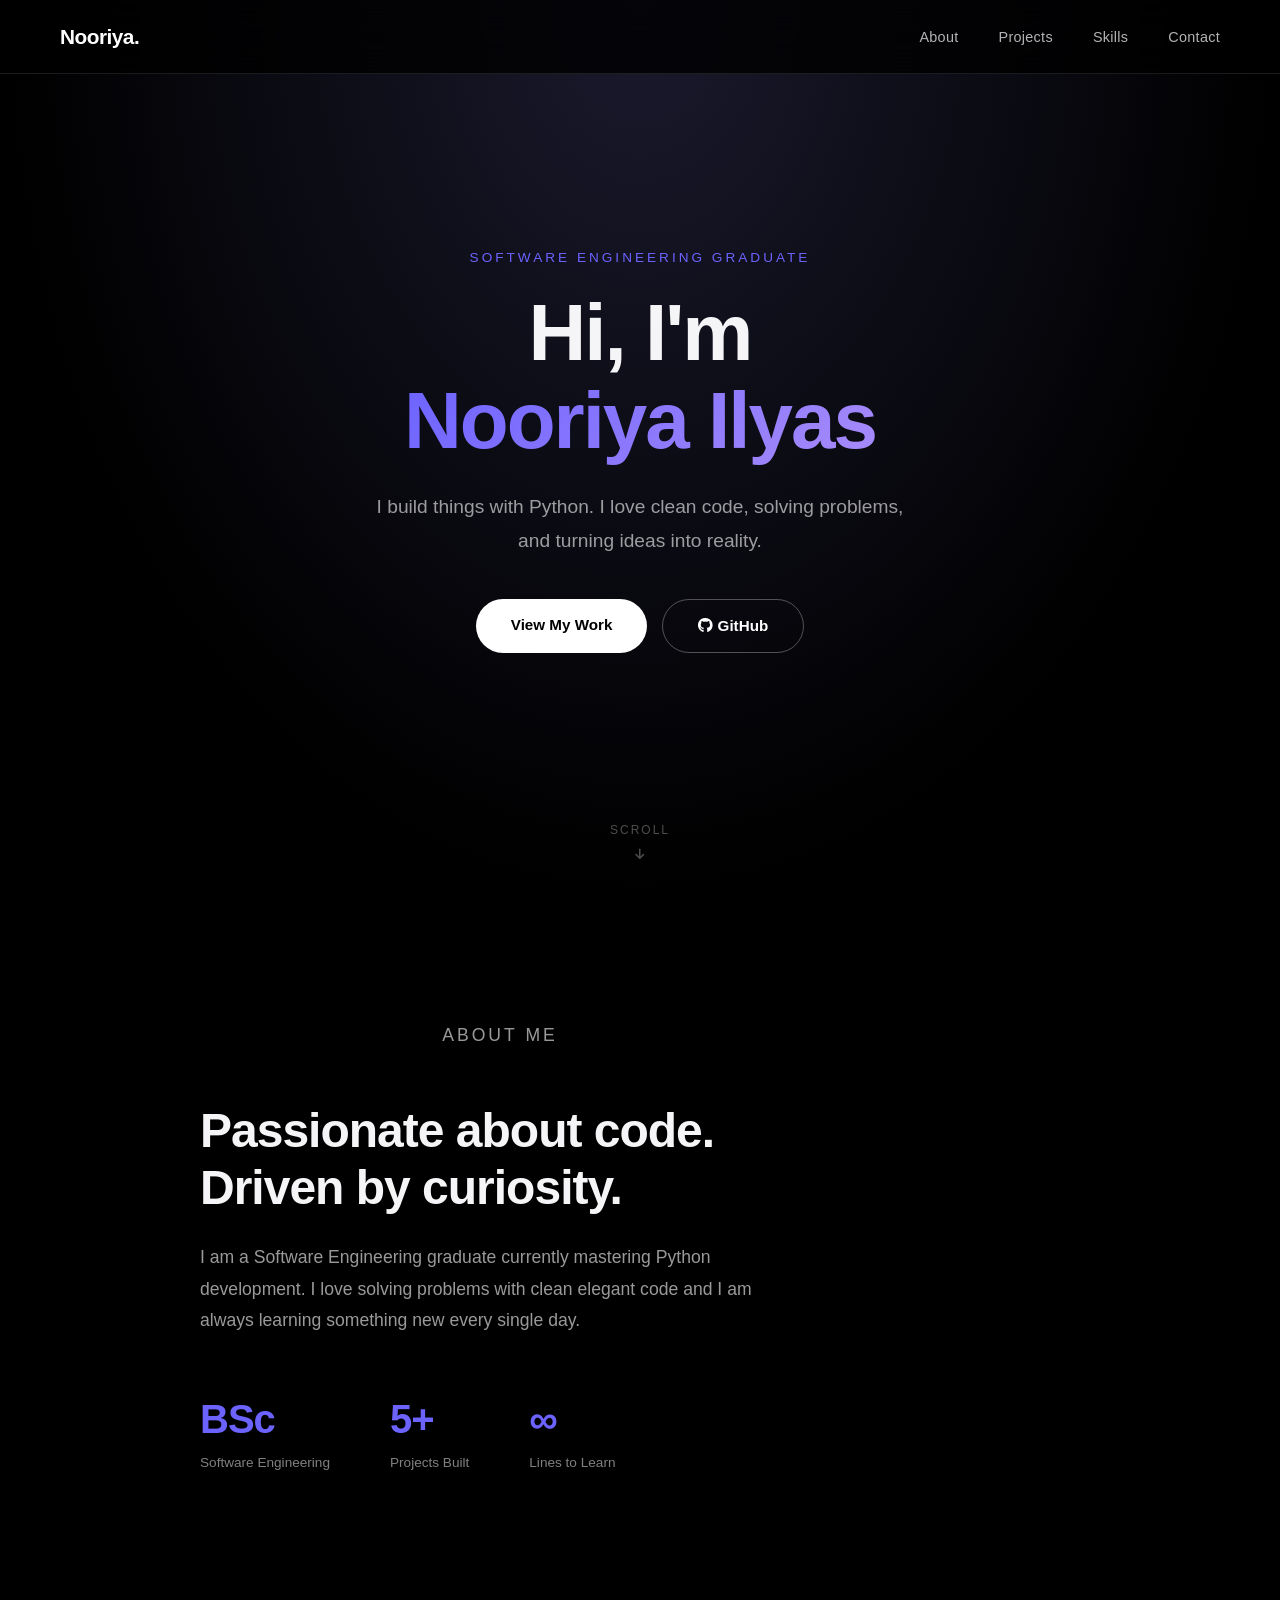
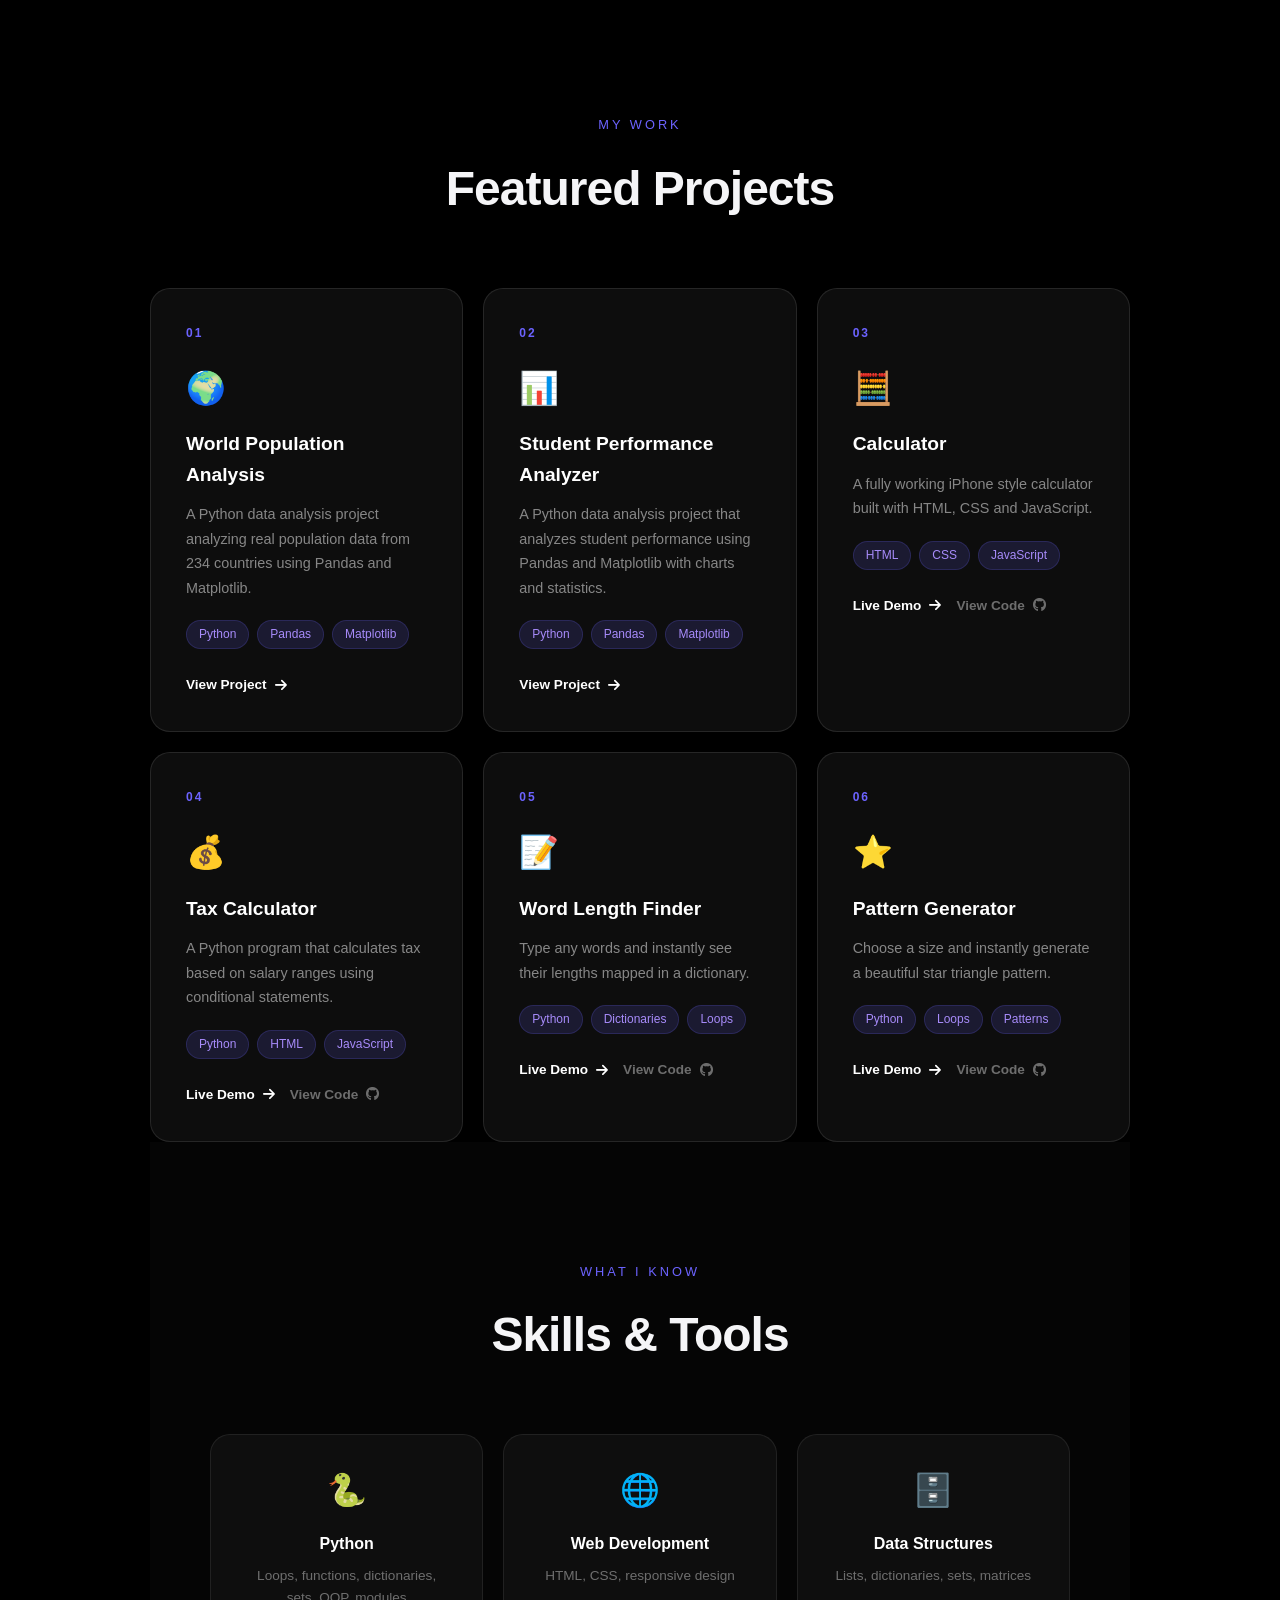
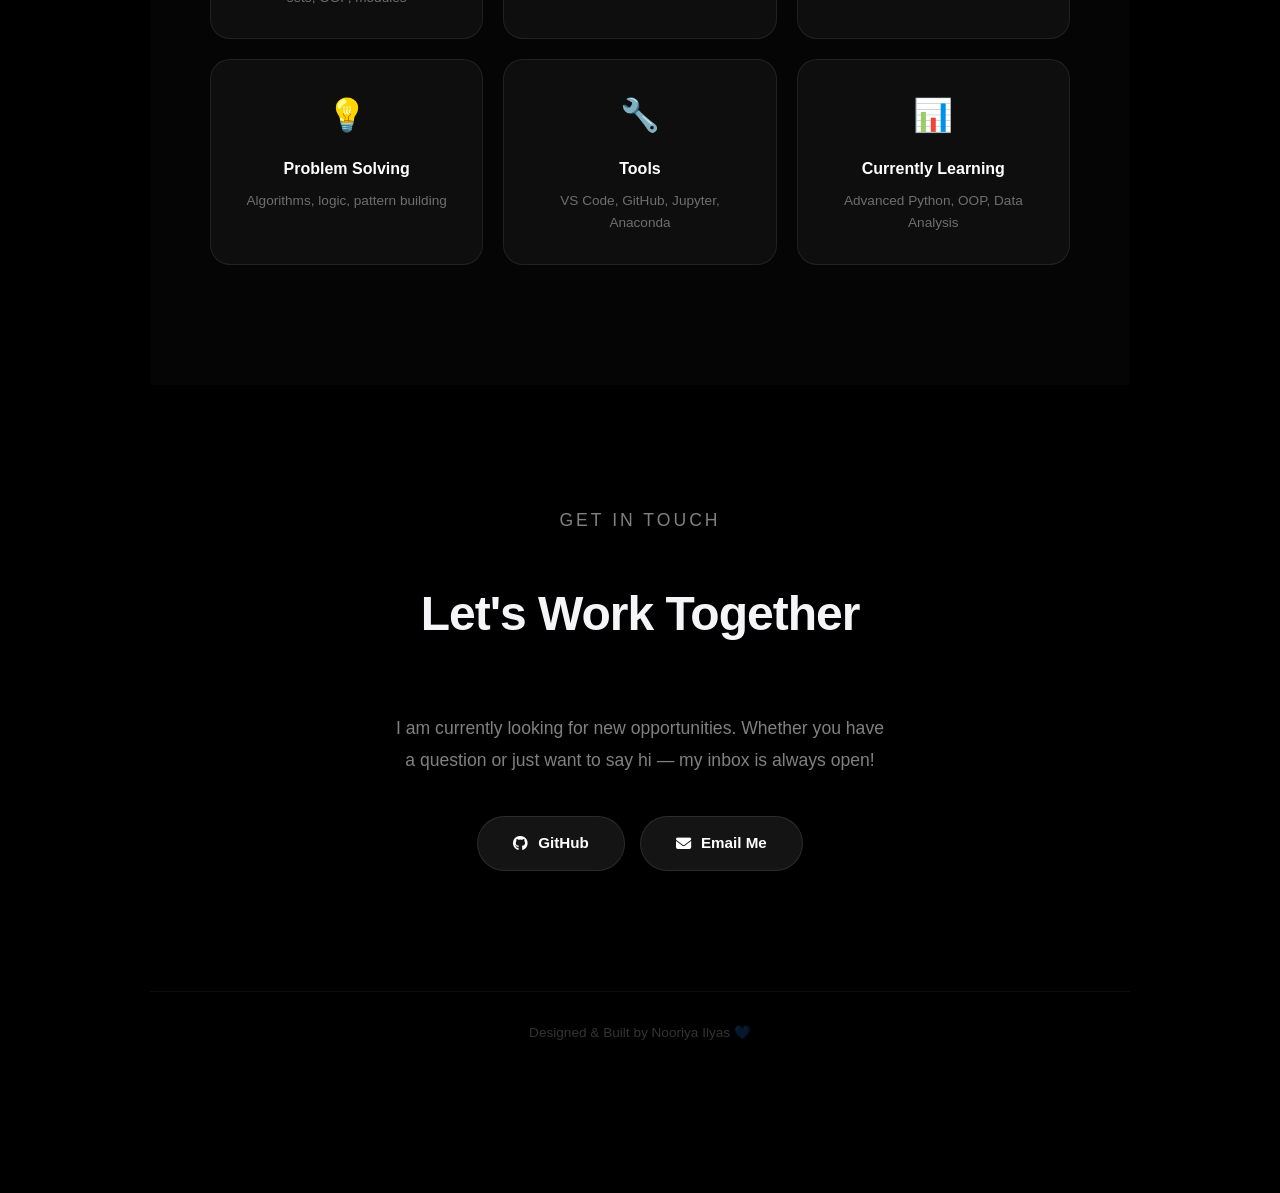
<file: index.html>
<!DOCTYPE html>
<html lang="en">
<head>
    <meta name="description" content="Nooriya Ilyas - Python Developer and Software Engineering Graduate. View my projects and skills.">
    <meta name="keywords" content="Python Developer, Software Engineer, Portfolio, Nooriya Ilyas">
    <meta name="author" content="Nooriya Ilyas">
    <meta charset="UTF-8">
    <meta name="viewport" content="width=device-width, initial-scale=1.0">
    <title>Nooriya Ilyas | Python Developer</title>
    <link rel="stylesheet" href="style.css">
    <link rel="stylesheet" href="https://cdnjs.cloudflare.com/ajax/libs/font-awesome/6.4.0/css/all.min.css">
</head>
<body>

    <!-- Navigation -->
    <nav>
        <div class="nav-name">Nooriya.</div>
        <ul>
            <li><a href="#about">About</a></li>
            <li><a href="#projects">Projects</a></li>
            <li><a href="#skills">Skills</a></li>
            <li><a href="#contact">Contact</a></li>
        </ul>
    </nav>

    <!-- Header -->
    <header>
        <div class="header-content">
            <p class="header-tag">Software Engineering Graduate</p>
            <h1>Hi, I'm <br><span>Nooriya Ilyas</span></h1>
            <p class="header-sub">I build things with Python. I love clean code, solving problems, and turning ideas into reality.</p>
            <div class="header-buttons">
                <a href="#projects" class="btn-primary">View My Work</a>
                <a href="https://github.com/nooriya20" target="_blank" class="btn-secondary">
                    <i class="fab fa-github"></i> GitHub
                </a>
            </div>
        </div>
        <div class="header-scroll">
            <span>Scroll</span>
            <i class="fas fa-arrow-down"></i>
        </div>
    </header>

    <!-- About -->
    <section id="about">
        <div class="about-content">
            <div class="about-text">
                <p class="section-tag">About Me</p>
                <h2>Passionate about code.<br>Driven by curiosity.</h2>
                <p>I am a Software Engineering graduate currently mastering Python development. I love solving problems with clean elegant code and I am always learning something new every single day.</p>
                <div class="about-stats">
                    <div class="stat">
                        <h3>BSc</h3>
                        <p>Software Engineering</p>
                    </div>
                    <div class="stat">
                        <h3>5+</h3>
                        <p>Projects Built</p>
                    </div>
                    <div class="stat">
                        <h3>∞</h3>
                        <p>Lines to Learn</p>
                    </div>
                </div>
            </div>
        </div>
    </section>

    <!-- Projects -->
    <section id="projects">
        <p class="section-tag">My Work</p>
        <h2>Featured Projects</h2>
        <div class="projects-grid">

<div class="project-card">
    <div class="project-number">01</div>
     <div class="project-icon">🌍</div>
      <h3>World Population Analysis</h3>
       <p>A Python data analysis project analyzing real population data from 234 countries using Pandas and Matplotlib.</p>
        <div class="project-tags">
        <span>Python</span>
        <span>Pandas</span>
        <span>Matplotlib</span>
    </div>
    <div class="project-buttons">
        <a href="https://github.com/Nooriya20/World_Population_2022" target="_blank" class="project-link">
            View Project <i class="fas fa-arrow-right"></i>
        </a>
    </div>
</div>        

<div class="project-card">
    <div class="project-number">02</div>
    <div class="project-icon">📊</div>
    <h3>Student Performance Analyzer</h3>
    <p>A Python data analysis project that analyzes student performance using Pandas and Matplotlib with charts and statistics.</p>
    <div class="project-tags">
        <span>Python</span>
        <span>Pandas</span>
        <span>Matplotlib</span>
    </div>
       <div class="project-buttons">
          <a href="https://github.com/Nooriya20/Student_performance_analyzer/tree/main" target="_blank" class="project-link">
            View Project <i class="fas fa-arrow-right"></i>
          </a>
        </div>
    </div>        

    <div class="project-card">
        <div class="project-number">03</div>
        <div class="project-icon">🧮</div>
        <h3>Calculator</h3>
        <p>A fully working iPhone style calculator built with HTML, CSS and JavaScript.</p>
        <div class="project-tags">
            <span>HTML</span>
            <span>CSS</span>
            <span>JavaScript</span>
        </div>
        <div class="project-buttons">
            <a href="calculator.html" class="project-link">
                Live Demo <i class="fas fa-arrow-right"></i>
            </a>
            <a href="https://github.com/Nooriya20/Iphone-style-calculator/tree/main" target="_blank" class="project-link-code">
                View Code <i class="fab fa-github"></i>
            </a>
        </div>
    </div>

    <div class="project-card">
        <div class="project-number">04</div>
        <div class="project-icon">💰</div>
        <h3>Tax Calculator</h3>
        <p>A Python program that calculates tax based on salary ranges using conditional statements.</p>
        <div class="project-tags">
            <span>Python</span>
            <span>HTML</span>
            <span>JavaScript</span>
        </div>
        <div class="project-buttons">
            <a href="tax.html" class="project-link">
                Live Demo <i class="fas fa-arrow-right"></i>
            </a>
            <a href="https://github.com/Nooriya20/Tax-Calculator" target="_blank" class="project-link-code">
                View Code <i class="fab fa-github"></i>
            </a>
        </div>
    </div>

    <div class="project-card">
        <div class="project-number">05</div>
        <div class="project-icon">📝</div>
        <h3>Word Length Finder</h3>
        <p>Type any words and instantly see their lengths mapped in a dictionary.</p>
        <div class="project-tags">
            <span>Python</span>
            <span>Dictionaries</span>
            <span>Loops</span>
        </div>
        <div class="project-buttons">
            <a href="wordlength.html" class="project-link">
                Live Demo <i class="fas fa-arrow-right"></i>
            </a>
            <a href="https://github.com/Nooriya20/Word-length-counter" target="_blank" class="project-link-code">
                View Code <i class="fab fa-github"></i>
            </a>
        </div>
    </div>

    <div class="project-card">
        <div class="project-number">06</div>
        <div class="project-icon">⭐</div>
        <h3>Pattern Generator</h3>
        <p>Choose a size and instantly generate a beautiful star triangle pattern.</p>
        <div class="project-tags">
            <span>Python</span>
            <span>Loops</span>
            <span>Patterns</span>
        </div>
        <div class="project-buttons">
            <a href="pattern.html" class="project-link">
                Live Demo <i class="fas fa-arrow-right"></i>
            </a>
             <a href="https://github.com/Nooriya20/Pattern_generator" target="_blank" class="project-link-code">                View Code <i class="fab fa-github"></i>
            </a>
        </div>
    </div>

</div>

    <!-- Skills -->
    <section id="skills">
        <p class="section-tag">What I Know</p>
        <h2>Skills & Tools</h2>
        <div class="skills-grid">
            <div class="skill-card">
                <div class="skill-icon">🐍</div>
                <h3>Python</h3>
                <p>Loops, functions, dictionaries, sets, OOP, modules</p>
            </div>
            <div class="skill-card">
                <div class="skill-icon">🌐</div>
                <h3>Web Development</h3>
                <p>HTML, CSS, responsive design</p>
            </div>
            <div class="skill-card">
                <div class="skill-icon">🗄️</div>
                <h3>Data Structures</h3>
                <p>Lists, dictionaries, sets, matrices</p>
            </div>
            <div class="skill-card">
                <div class="skill-icon">💡</div>
                <h3>Problem Solving</h3>
                <p>Algorithms, logic, pattern building</p>
            </div>
            <div class="skill-card">
                <div class="skill-icon">🔧</div>
                <h3>Tools</h3>
                <p>VS Code, GitHub, Jupyter, Anaconda</p>
            </div>
            <div class="skill-card">
                <div class="skill-icon">📊</div>
                <h3>Currently Learning</h3>
                <p>Advanced Python, OOP, Data Analysis</p>
            </div>
        </div>
    </section>

    <!-- Contact -->
    <section id="contact">
        <div class="contact-content">
            <p class="section-tag">Get In Touch</p>
            <h2>Let's Work Together</h2>
            <p>I am currently looking for new opportunities. Whether you have a question or just want to say hi — my inbox is always open!</p>
            <div class="contact-links">
                <a href="https://github.com/nooriya20" target="_blank">
                    <i class="fab fa-github"></i> GitHub
                </a>
                <a href="mailto:nooriya.ilyas17@gmail.com">
                    <i class="fas fa-envelope"></i> Email Me
                </a>
            </div>
        </div>
    </section>

    <footer>
        <p>Designed & Built by Nooriya Ilyas 💙</p>
    </footer>

</body>
</html>
</file>
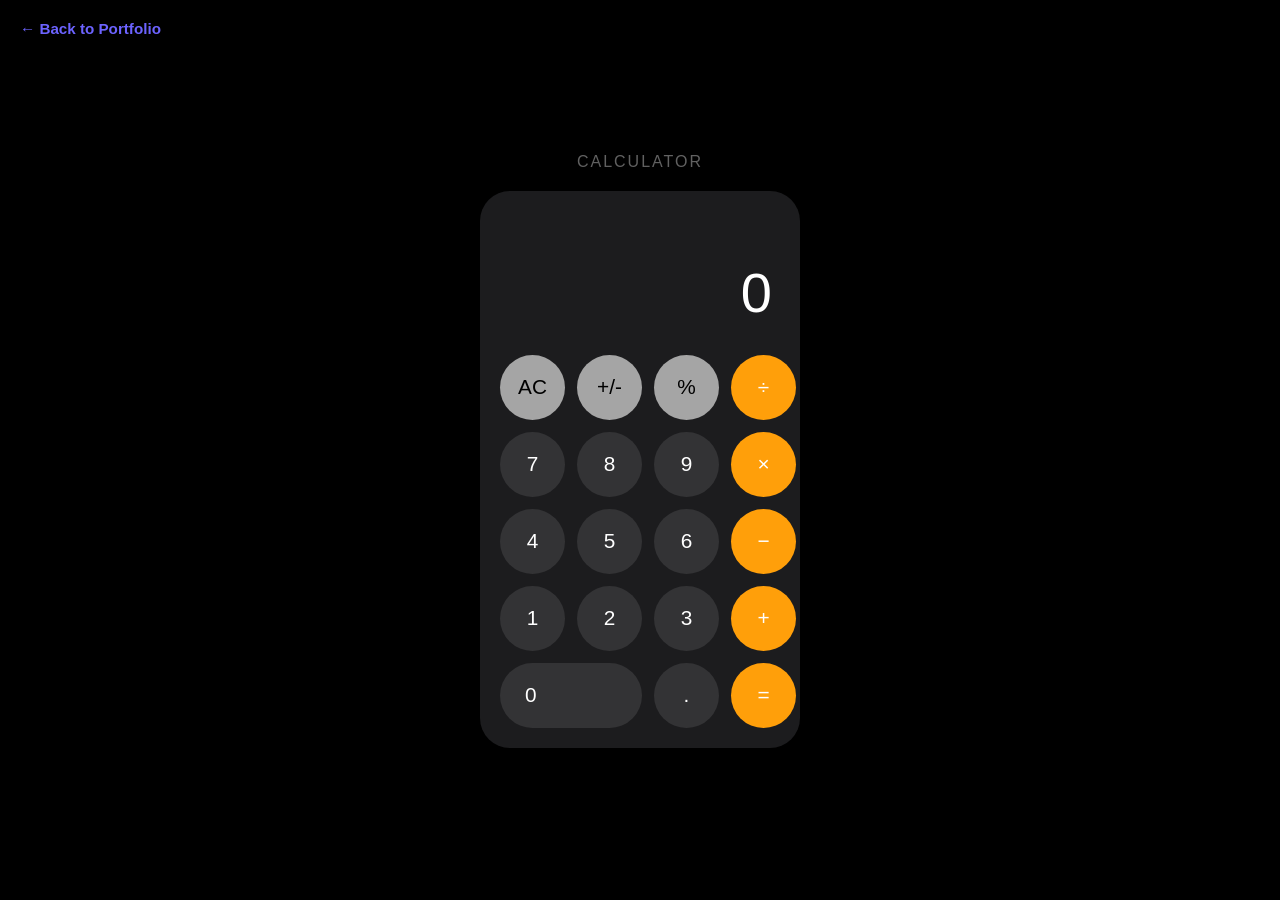
<file: calculator.html>
<!DOCTYPE html>
<html lang="en">
<head>
    <meta charset="UTF-8">
    <meta name="viewport" content="width=device-width, initial-scale=1.0">
    <title>Calculator | Nooriya Ilyas</title>
    <style>
        * {
            margin: 0;
            padding: 0;
            box-sizing: border-box;
        }

        body {
            background: #000;
            display: flex;
            flex-direction: column;
            align-items: center;
            justify-content: center;
            min-height: 100vh;
            font-family: -apple-system, BlinkMacSystemFont, sans-serif;
        }

        .back-btn {
            position: fixed;
            top: 20px;
            left: 20px;
            color: #6c63ff;
            text-decoration: none;
            font-size: 0.95rem;
            font-weight: 600;
            display: flex;
            align-items: center;
            gap: 5px;
        }

        .back-btn:hover {
            color: #a78bfa;
        }

        h1 {
            color: white;
            font-size: 1rem;
            font-weight: 400;
            margin-bottom: 20px;
            color: rgba(255,255,255,0.4);
            letter-spacing: 2px;
            text-transform: uppercase;
        }

        .calculator {
            background: #1c1c1e;
            border-radius: 30px;
            padding: 20px;
            width: 320px;
            box-shadow: 0 30px 80px rgba(0,0,0,0.8);
        }

        .display {
            text-align: right;
            padding: 20px 10px;
            margin-bottom: 10px;
        }

        .display .expression {
            color: rgba(255,255,255,0.4);
            font-size: 1rem;
            min-height: 24px;
            margin-bottom: 5px;
        }

        .display .result {
            color: white;
            font-size: 3.5rem;
            font-weight: 300;
            letter-spacing: -2px;
            overflow: hidden;
            text-overflow: ellipsis;
            white-space: nowrap;
        }

        .buttons {
            display: grid;
            grid-template-columns: repeat(4, 1fr);
            gap: 12px;
        }

        button {
            border: none;
            border-radius: 50%;
            width: 65px;
            height: 65px;
            font-size: 1.3rem;
            cursor: pointer;
            transition: all 0.1s;
            font-family: -apple-system, BlinkMacSystemFont, sans-serif;
        }

        button:active {
            transform: scale(0.93);
        }

        .btn-gray {
            background: #a5a5a5;
            color: black;
            font-weight: 500;
        }

        .btn-gray:hover {
            background: #c0c0c0;
        }

        .btn-dark {
            background: #333335;
            color: white;
        }

        .btn-dark:hover {
            background: #4a4a4c;
        }

        .btn-orange {
            background: #ff9f0a;
            color: white;
        }

        .btn-orange:hover {
            background: #ffb340;
        }

        .btn-zero {
            grid-column: span 2;
            border-radius: 35px;
            text-align: left;
            padding-left: 25px;
            width: 100%;
        }
    </style>
</head>
<body>

    <a href="index.html" class="back-btn">← Back to Portfolio</a>

    <h1>Calculator</h1>

    <div class="calculator">
        <div class="display">
            <div class="expression" id="expression"></div>
            <div class="result" id="result">0</div>
        </div>
        <div class="buttons">
            <button class="btn-gray" onclick="clearAll()">AC</button>
            <button class="btn-gray" onclick="toggleSign()">+/-</button>
            <button class="btn-gray" onclick="percentage()">%</button>
            <button class="btn-orange" onclick="setOperator('/')">÷</button>

            <button class="btn-dark" onclick="appendNumber('7')">7</button>
            <button class="btn-dark" onclick="appendNumber('8')">8</button>
            <button class="btn-dark" onclick="appendNumber('9')">9</button>
            <button class="btn-orange" onclick="setOperator('*')">×</button>

            <button class="btn-dark" onclick="appendNumber('4')">4</button>
            <button class="btn-dark" onclick="appendNumber('5')">5</button>
            <button class="btn-dark" onclick="appendNumber('6')">6</button>
            <button class="btn-orange" onclick="setOperator('-')">−</button>

            <button class="btn-dark" onclick="appendNumber('1')">1</button>
            <button class="btn-dark" onclick="appendNumber('2')">2</button>
            <button class="btn-dark" onclick="appendNumber('3')">3</button>
            <button class="btn-orange" onclick="setOperator('+')">+</button>

            <button class="btn-dark btn-zero" onclick="appendNumber('0')">0</button>
            <button class="btn-dark" onclick="appendDecimal()">.</button>
            <button class="btn-orange" onclick="calculate()">=</button>
        </div>
    </div>

    <script>
        let currentNumber = '0';
        let previousNumber = '';
        let operator = '';
        let shouldResetDisplay = false;

        function updateDisplay(value) {
            document.getElementById('result').textContent = value;
        }

        function updateExpression(value) {
            document.getElementById('expression').textContent = value;
        }

        function appendNumber(num) {
            if (shouldResetDisplay) {
                currentNumber = num;
                shouldResetDisplay = false;
            } else {
                currentNumber = currentNumber === '0' ? num : currentNumber + num;
            }
            updateDisplay(currentNumber);
        }

        function appendDecimal() {
            if (!currentNumber.includes('.')) {
                currentNumber += '.';
                updateDisplay(currentNumber);
            }
        }

        function setOperator(op) {
            previousNumber = currentNumber;
            operator = op;
            shouldResetDisplay = true;
            const symbols = {'+':'+', '-':'−', '*':'×', '/':'÷'};
            updateExpression(previousNumber + ' ' + symbols[op]);
        }

        function calculate() {
            if (!operator || !previousNumber) return;
            const prev = parseFloat(previousNumber);
            const curr = parseFloat(currentNumber);
            let result;
            switch(operator) {
                case '+': result = prev + curr; break;
                case '-': result = prev - curr; break;
                case '*': result = prev * curr; break;
                case '/': result = curr === 0 ? 'Error' : prev / curr; break;
            }
            updateExpression(previousNumber + ' ' + operator + ' ' + currentNumber + ' =');
            currentNumber = result.toString();
            updateDisplay(currentNumber);
            operator = '';
            shouldResetDisplay = true;
        }

        function clearAll() {
            currentNumber = '0';
            previousNumber = '';
            operator = '';
            shouldResetDisplay = false;
            updateDisplay('0');
            updateExpression('');
        }

        function toggleSign() {
            currentNumber = (parseFloat(currentNumber) * -1).toString();
            updateDisplay(currentNumber);
        }

        function percentage() {
            currentNumber = (parseFloat(currentNumber) / 100).toString();
            updateDisplay(currentNumber);
        }
    </script>

</body>
</html>
</file>
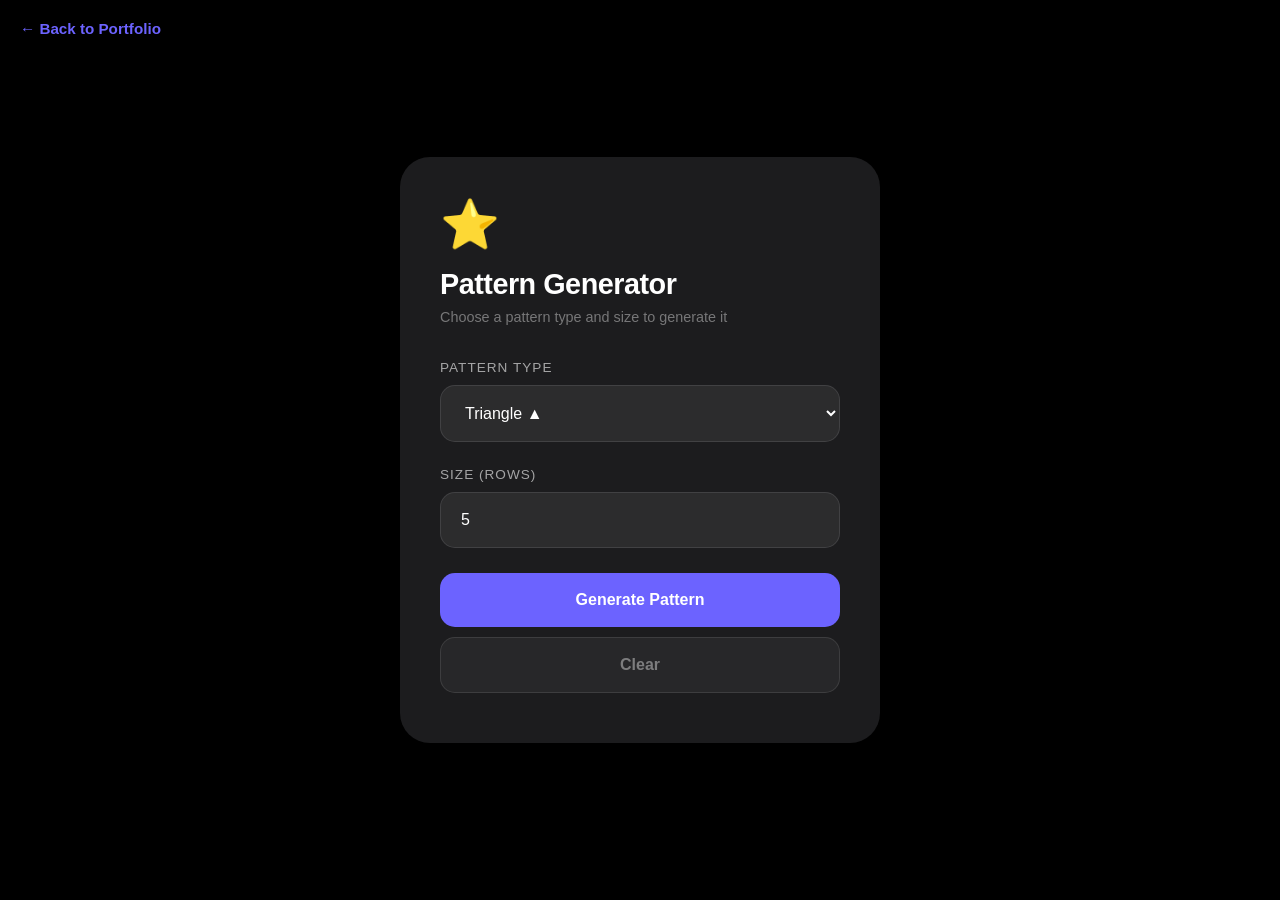
<file: pattern.html>
<!DOCTYPE html>
<html lang="en">
<head>
    <meta charset="UTF-8">
    <meta name="viewport" content="width=device-width, initial-scale=1.0">
    <title>Pattern Generator | Nooriya Ilyas</title>
    <style>
        * {
            margin: 0;
            padding: 0;
            box-sizing: border-box;
        }

        body {
            background: #000;
            display: flex;
            flex-direction: column;
            align-items: center;
            justify-content: center;
            min-height: 100vh;
            font-family: -apple-system, BlinkMacSystemFont, sans-serif;
            padding: 20px;
        }

        .back-btn {
            position: fixed;
            top: 20px;
            left: 20px;
            color: #6c63ff;
            text-decoration: none;
            font-size: 0.95rem;
            font-weight: 600;
        }

        .back-btn:hover {
            color: #a78bfa;
        }

        .card {
            background: #1c1c1e;
            border-radius: 30px;
            padding: 40px;
            width: 100%;
            max-width: 480px;
            box-shadow: 0 30px 80px rgba(0,0,0,0.8);
        }

        .icon {
            font-size: 3rem;
            margin-bottom: 15px;
        }

        h1 {
            color: white;
            font-size: 1.8rem;
            font-weight: 700;
            margin-bottom: 8px;
            letter-spacing: -0.5px;
        }

        .subtitle {
            color: rgba(255,255,255,0.4);
            font-size: 0.9rem;
            margin-bottom: 35px;
        }

        label {
            color: rgba(255,255,255,0.6);
            font-size: 0.85rem;
            letter-spacing: 1px;
            text-transform: uppercase;
            display: block;
            margin-bottom: 10px;
        }

        select, input {
            width: 100%;
            background: rgba(255,255,255,0.07);
            border: 1px solid rgba(255,255,255,0.1);
            border-radius: 15px;
            padding: 18px 20px;
            color: white;
            font-size: 1rem;
            margin-bottom: 25px;
            outline: none;
            transition: border 0.3s;
            font-family: -apple-system, BlinkMacSystemFont, sans-serif;
            cursor: pointer;
        }

        select:focus, input:focus {
            border-color: #6c63ff;
        }

        select option {
            background: #1c1c1e;
            color: white;
        }

        button {
            width: 100%;
            background: #6c63ff;
            color: white;
            border: none;
            border-radius: 15px;
            padding: 18px;
            font-size: 1rem;
            font-weight: 600;
            cursor: pointer;
            transition: all 0.3s;
            font-family: -apple-system, BlinkMacSystemFont, sans-serif;
            margin-bottom: 10px;
        }

        button:hover {
            background: #a78bfa;
            transform: translateY(-2px);
        }

        .clear-btn {
            background: rgba(255,255,255,0.05);
            color: rgba(255,255,255,0.4);
            border: 1px solid rgba(255,255,255,0.1);
        }

        .clear-btn:hover {
            background: rgba(255,255,255,0.1);
            color: white;
        }

        .output {
            margin-top: 25px;
            background: rgba(255,255,255,0.03);
            border: 1px solid rgba(255,255,255,0.08);
            border-radius: 20px;
            padding: 25px;
            display: none;
        }

        .output.show {
            display: block;
        }

        .output-title {
            color: rgba(255,255,255,0.4);
            font-size: 0.8rem;
            letter-spacing: 2px;
            text-transform: uppercase;
            margin-bottom: 15px;
        }

        .pattern-display {
            font-family: monospace;
            font-size: 1.2rem;
            line-height: 1.6;
            color: #a78bfa;
            text-align: center;
            letter-spacing: 3px;
        }

        .pattern-line {
            animation: fadeIn 0.1s ease forwards;
            opacity: 0;
        }

        @keyframes fadeIn {
            to { opacity: 1; }
        }
    </style>
</head>
<body>

    <a href="index.html" class="back-btn">← Back to Portfolio</a>

    <div class="card">
        <div class="icon">⭐</div>
        <h1>Pattern Generator</h1>
        <p class="subtitle">Choose a pattern type and size to generate it</p>

        <label>Pattern Type</label>
        <select id="patternType">
            <option value="triangle">Triangle ▲</option>
            <option value="pyramid">Pyramid △</option>
            <option value="diamond">Diamond ◆</option>
            <option value="square">Square ■</option>
            <option value="reverse">Reverse Triangle ▽</option>
        </select>

        <label>Size (rows)</label>
        <input type="number" id="size" value="5" min="1" max="15" />

        <button onclick="generatePattern()">Generate Pattern</button>
        <button class="clear-btn" onclick="clearPattern()">Clear</button>

        <div class="output" id="output">
            <p class="output-title">Your Pattern</p>
            <div class="pattern-display" id="patternDisplay"></div>
        </div>
    </div>

    <script>
        function generatePattern() {
            const type = document.getElementById('patternType').value;
            const size = parseInt(document.getElementById('size').value);

            if (!size || size < 1 || size > 15) {
                alert('Please enter a size between 1 and 15!');
                return;
            }

            let lines = [];

            if (type === 'triangle') {
                for (let i = 1; i <= size; i++) {
                    lines.push('★'.repeat(i));
                }
            } else if (type === 'pyramid') {
                for (let i = 1; i <= size; i++) {
                    const spaces = ' '.repeat(size - i);
                    const stars = '★'.repeat(2 * i - 1);
                    lines.push(spaces + stars);
                }
            } else if (type === 'diamond') {
                for (let i = 1; i <= size; i++) {
                    const spaces = ' '.repeat(size - i);
                    const stars = '★'.repeat(2 * i - 1);
                    lines.push(spaces + stars);
                }
                for (let i = size - 1; i >= 1; i--) {
                    const spaces = ' '.repeat(size - i);
                    const stars = '★'.repeat(2 * i - 1);
                    lines.push(spaces + stars);
                }
            } else if (type === 'square') {
                for (let i = 0; i < size; i++) {
                    lines.push('★'.repeat(size));
                }
            } else if (type === 'reverse') {
                for (let i = size; i >= 1; i--) {
                    const spaces = ' '.repeat(size - i);
                    lines.push(spaces + '★'.repeat(i));
                }
            }

            const display = document.getElementById('patternDisplay');
            display.innerHTML = '';

            lines.forEach((line, index) => {
                const div = document.createElement('div');
                div.className = 'pattern-line';
                div.textContent = line;
                div.style.animationDelay = `${index * 0.05}s`;
                display.appendChild(div);
            });

            document.getElementById('output').classList.add('show');
        }

        function clearPattern() {
            document.getElementById('patternDisplay').innerHTML = '';
            document.getElementById('output').classList.remove('show');
            document.getElementById('size').value = '5';
        }
    </script>

</body>
</html>
</file>
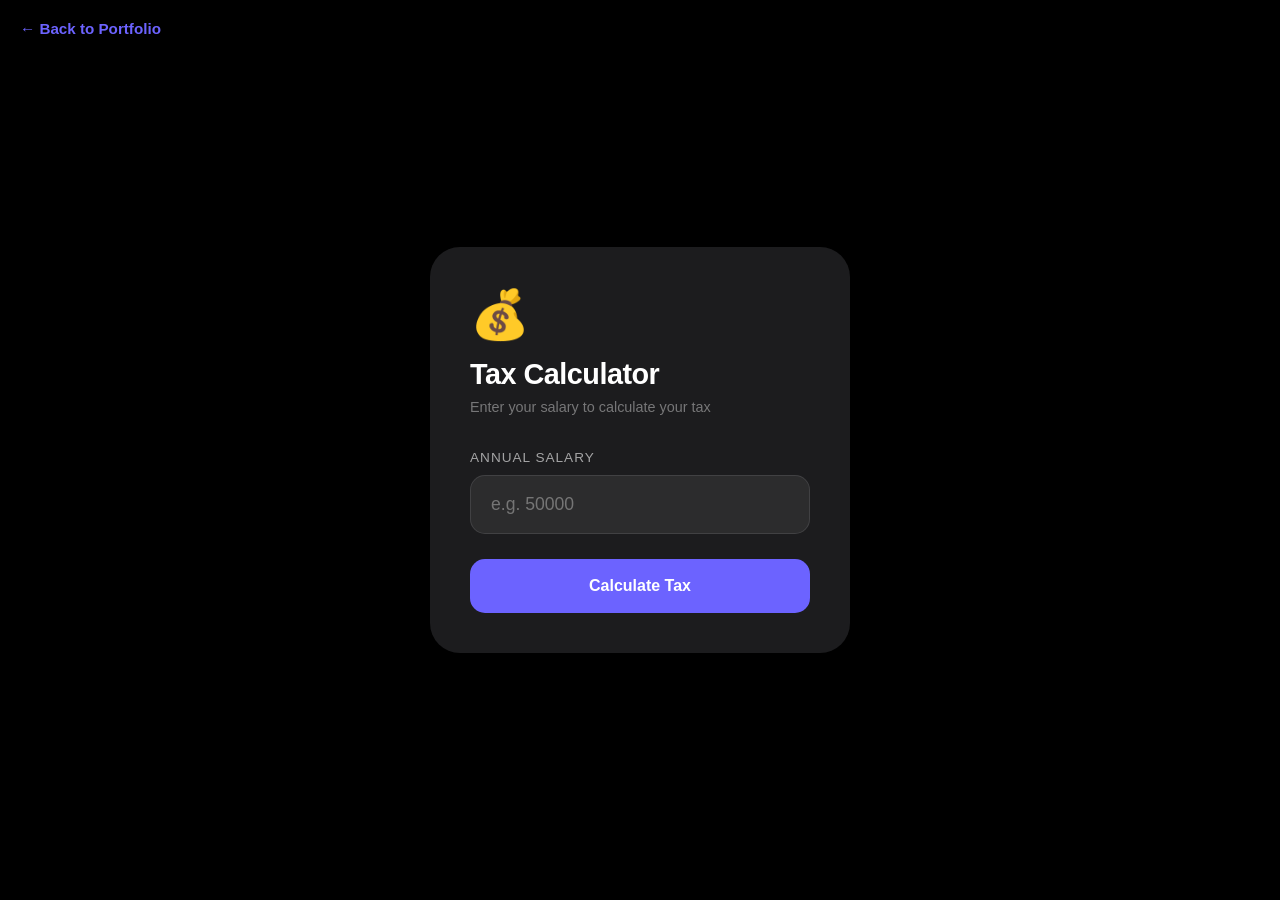
<file: tax.html>
<!DOCTYPE html>
<html lang="en">
<head>
    <meta charset="UTF-8">
    <meta name="viewport" content="width=device-width, initial-scale=1.0">
    <title>Tax Calculator | Nooriya Ilyas</title>
    <style>
        * {
            margin: 0;
            padding: 0;
            box-sizing: border-box;
        }

        body {
            background: #000;
            display: flex;
            flex-direction: column;
            align-items: center;
            justify-content: center;
            min-height: 100vh;
            font-family: -apple-system, BlinkMacSystemFont, sans-serif;
            padding: 20px;
        }

        .back-btn {
            position: fixed;
            top: 20px;
            left: 20px;
            color: #6c63ff;
            text-decoration: none;
            font-size: 0.95rem;
            font-weight: 600;
        }

        .back-btn:hover {
            color: #a78bfa;
        }

        .card {
            background: #1c1c1e;
            border-radius: 30px;
            padding: 40px;
            width: 100%;
            max-width: 420px;
            box-shadow: 0 30px 80px rgba(0,0,0,0.8);
        }

        .icon {
            font-size: 3rem;
            margin-bottom: 15px;
        }

        h1 {
            color: white;
            font-size: 1.8rem;
            font-weight: 700;
            margin-bottom: 8px;
            letter-spacing: -0.5px;
        }

        .subtitle {
            color: rgba(255,255,255,0.4);
            font-size: 0.9rem;
            margin-bottom: 35px;
        }

        label {
            color: rgba(255,255,255,0.6);
            font-size: 0.85rem;
            letter-spacing: 1px;
            text-transform: uppercase;
            display: block;
            margin-bottom: 10px;
        }

        input {
            width: 100%;
            background: rgba(255,255,255,0.07);
            border: 1px solid rgba(255,255,255,0.1);
            border-radius: 15px;
            padding: 18px 20px;
            color: white;
            font-size: 1.1rem;
            margin-bottom: 25px;
            outline: none;
            transition: border 0.3s;
            font-family: -apple-system, BlinkMacSystemFont, sans-serif;
        }

        input:focus {
            border-color: #6c63ff;
        }

        button {
            width: 100%;
            background: #6c63ff;
            color: white;
            border: none;
            border-radius: 15px;
            padding: 18px;
            font-size: 1rem;
            font-weight: 600;
            cursor: pointer;
            transition: all 0.3s;
            font-family: -apple-system, BlinkMacSystemFont, sans-serif;
        }

        button:hover {
            background: #a78bfa;
            transform: translateY(-2px);
        }

        .result {
            margin-top: 25px;
            background: rgba(108,99,255,0.1);
            border: 1px solid rgba(108,99,255,0.2);
            border-radius: 20px;
            padding: 25px;
            display: none;
        }

        .result.show {
            display: block;
        }

        .result-row {
            display: flex;
            justify-content: space-between;
            align-items: center;
            padding: 10px 0;
            border-bottom: 1px solid rgba(255,255,255,0.05);
        }

        .result-row:last-child {
            border-bottom: none;
            padding-top: 15px;
        }

        .result-label {
            color: rgba(255,255,255,0.5);
            font-size: 0.9rem;
        }

        .result-value {
            color: white;
            font-size: 0.95rem;
            font-weight: 600;
        }

        .result-total {
            color: #a78bfa;
            font-size: 1.3rem;
            font-weight: 700;
        }

        .tax-badge {
            display: inline-block;
            background: rgba(108,99,255,0.2);
            color: #a78bfa;
            padding: 4px 12px;
            border-radius: 20px;
            font-size: 0.8rem;
            font-weight: 600;
            margin-bottom: 20px;
        }
    </style>
</head>
<body>

    <a href="index.html" class="back-btn">← Back to Portfolio</a>

    <div class="card">
        <div class="icon">💰</div>
        <h1>Tax Calculator</h1>
        <p class="subtitle">Enter your salary to calculate your tax</p>

        <label>Annual Salary</label>
        <input type="number" id="salary" placeholder="e.g. 50000" />

        <button onclick="calculateTax()">Calculate Tax</button>

        <div class="result" id="result">
            <div class="tax-badge" id="taxBadge">Tax Rate: 0%</div>
            <div class="result-row">
                <span class="result-label">Gross Salary</span>
                <span class="result-value" id="grossSalary"></span>
            </div>
            <div class="result-row">
                <span class="result-label">Tax Rate</span>
                <span class="result-value" id="taxRate"></span>
            </div>
            <div class="result-row">
                <span class="result-label">Tax Amount</span>
                <span class="result-value" id="taxAmount"></span>
            </div>
            <div class="result-row">
                <span class="result-label">Net Salary</span>
                <span class="result-total" id="netSalary"></span>
            </div>
        </div>
    </div>

    <script>
        function calculateTax() {
            const salary = parseFloat(document.getElementById('salary').value);

            if (!salary || salary <= 0) {
                alert('Please enter a valid salary!');
                return;
            }

            let taxRate;
            let taxRateLabel;

            if (salary < 30000) {
                taxRate = 0.05;
                taxRateLabel = '5%';
            } else if (salary <= 70000) {
                taxRate = 0.15;
                taxRateLabel = '15%';
            } else {
                taxRate = 0.25;
                taxRateLabel = '25%';
            }

            const taxAmount = salary * taxRate;
            const netSalary = salary - taxAmount;

            document.getElementById('taxBadge').textContent = 'Tax Rate: ' + taxRateLabel;
            document.getElementById('grossSalary').textContent = '$' + salary.toLocaleString();
            document.getElementById('taxRate').textContent = taxRateLabel;
            document.getElementById('taxAmount').textContent = '$' + taxAmount.toLocaleString();
            document.getElementById('netSalary').textContent = '$' + netSalary.toLocaleString();

            document.getElementById('result').classList.add('show');
        }

        document.getElementById('salary').addEventListener('keypress', function(e) {
            if (e.key === 'Enter') calculateTax();
        });
    </script>

</body>
</html>
</file>
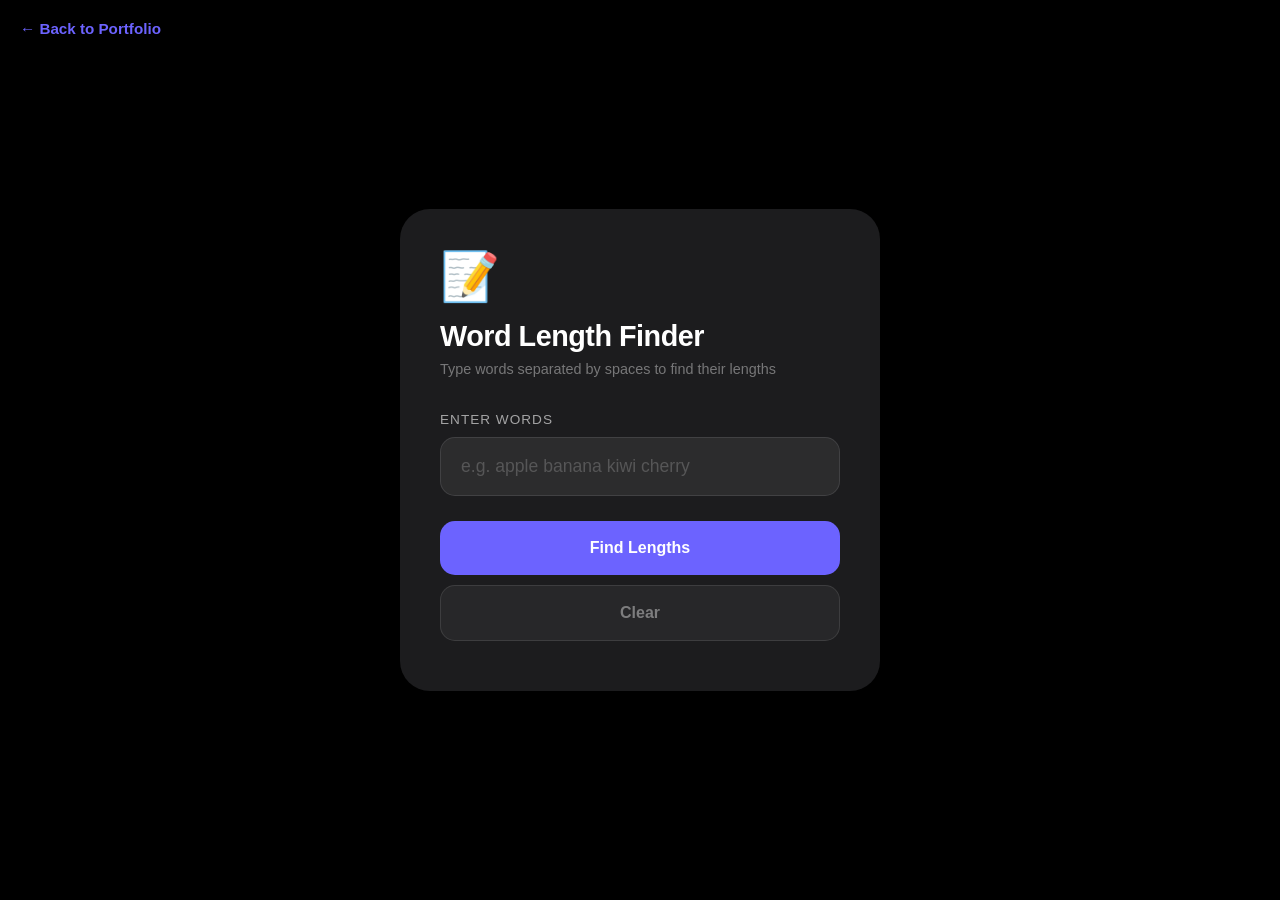
<file: wordlength.html>
<!DOCTYPE html>
<html lang="en">
<head>
    <meta charset="UTF-8">
    <meta name="viewport" content="width=device-width, initial-scale=1.0">
    <title>Word Length Finder | Nooriya Ilyas</title>
    <style>
        * {
            margin: 0;
            padding: 0;
            box-sizing: border-box;
        }

        body {
            background: #000;
            display: flex;
            flex-direction: column;
            align-items: center;
            justify-content: center;
            min-height: 100vh;
            font-family: -apple-system, BlinkMacSystemFont, sans-serif;
            padding: 20px;
        }

        .back-btn {
            position: fixed;
            top: 20px;
            left: 20px;
            color: #6c63ff;
            text-decoration: none;
            font-size: 0.95rem;
            font-weight: 600;
        }

        .back-btn:hover {
            color: #a78bfa;
        }

        .card {
            background: #1c1c1e;
            border-radius: 30px;
            padding: 40px;
            width: 100%;
            max-width: 480px;
            box-shadow: 0 30px 80px rgba(0,0,0,0.8);
        }

        .icon {
            font-size: 3rem;
            margin-bottom: 15px;
        }

        h1 {
            color: white;
            font-size: 1.8rem;
            font-weight: 700;
            margin-bottom: 8px;
            letter-spacing: -0.5px;
        }

        .subtitle {
            color: rgba(255,255,255,0.4);
            font-size: 0.9rem;
            margin-bottom: 35px;
        }

        label {
            color: rgba(255,255,255,0.6);
            font-size: 0.85rem;
            letter-spacing: 1px;
            text-transform: uppercase;
            display: block;
            margin-bottom: 10px;
        }

        input {
            width: 100%;
            background: rgba(255,255,255,0.07);
            border: 1px solid rgba(255,255,255,0.1);
            border-radius: 15px;
            padding: 18px 20px;
            color: white;
            font-size: 1.1rem;
            margin-bottom: 25px;
            outline: none;
            transition: border 0.3s;
            font-family: -apple-system, BlinkMacSystemFont, sans-serif;
        }

        input:focus {
            border-color: #6c63ff;
        }

        input::placeholder {
            color: rgba(255,255,255,0.2);
        }

        button {
            width: 100%;
            background: #6c63ff;
            color: white;
            border: none;
            border-radius: 15px;
            padding: 18px;
            font-size: 1rem;
            font-weight: 600;
            cursor: pointer;
            transition: all 0.3s;
            font-family: -apple-system, BlinkMacSystemFont, sans-serif;
            margin-bottom: 10px;
        }

        button:hover {
            background: #a78bfa;
            transform: translateY(-2px);
        }

        .clear-btn {
            background: rgba(255,255,255,0.05);
            color: rgba(255,255,255,0.4);
            border: 1px solid rgba(255,255,255,0.1);
        }

        .clear-btn:hover {
            background: rgba(255,255,255,0.1);
            color: white;
        }

        .results {
            margin-top: 25px;
            display: none;
        }

        .results.show {
            display: block;
        }

        .results-title {
            color: rgba(255,255,255,0.4);
            font-size: 0.8rem;
            letter-spacing: 2px;
            text-transform: uppercase;
            margin-bottom: 15px;
        }

        .word-item {
            display: flex;
            justify-content: space-between;
            align-items: center;
            background: rgba(255,255,255,0.05);
            border: 1px solid rgba(255,255,255,0.08);
            border-radius: 12px;
            padding: 15px 20px;
            margin-bottom: 10px;
            animation: fadeIn 0.3s ease;
        }

        @keyframes fadeIn {
            from { opacity: 0; transform: translateY(10px); }
            to { opacity: 1; transform: translateY(0); }
        }

        .word-name {
            color: white;
            font-size: 1rem;
            font-weight: 500;
        }

        .word-length {
            background: rgba(108,99,255,0.2);
            color: #a78bfa;
            padding: 5px 15px;
            border-radius: 20px;
            font-size: 0.85rem;
            font-weight: 600;
        }

        .summary {
            margin-top: 15px;
            padding: 15px 20px;
            background: rgba(108,99,255,0.1);
            border: 1px solid rgba(108,99,255,0.2);
            border-radius: 12px;
            color: rgba(255,255,255,0.5);
            font-size: 0.85rem;
            text-align: center;
        }

        .summary span {
            color: #a78bfa;
            font-weight: 600;
        }
    </style>
</head>
<body>

    <a href="index.html" class="back-btn">← Back to Portfolio</a>

    <div class="card">
        <div class="icon">📝</div>
        <h1>Word Length Finder</h1>
        <p class="subtitle">Type words separated by spaces to find their lengths</p>

        <label>Enter Words</label>
        <input type="text" id="wordInput" placeholder="e.g. apple banana kiwi cherry" />

        <button onclick="findLengths()">Find Lengths</button>
        <button class="clear-btn" onclick="clearAll()">Clear</button>

        <div class="results" id="results">
            <p class="results-title">Results</p>
            <div id="wordList"></div>
            <div class="summary" id="summary"></div>
        </div>
    </div>

    <script>
        function findLengths() {
            const input = document.getElementById('wordInput').value.trim();

            if (!input) {
                alert('Please enter at least one word!');
                return;
            }

            const words = input.split(' ').filter(word => word !== '');
            const wordList = document.getElementById('wordList');
            const results = document.getElementById('results');
            const summary = document.getElementById('summary');

            wordList.innerHTML = '';

            // This is the dictionary mapping words to lengths
            const wordLengths = {};
            words.forEach(word => {
                wordLengths[word] = word.length;
            });

            // Display each word and its length
            for (const [word, length] of Object.entries(wordLengths)) {
                const item = document.createElement('div');
                item.className = 'word-item';
                item.innerHTML = `
                    <span class="word-name">${word}</span>
                    <span class="word-length">${length} letters</span>
                `;
                wordList.appendChild(item);
            }

            const longestWord = words.reduce((a, b) => a.length > b.length ? a : b);
            const shortestWord = words.reduce((a, b) => a.length < b.length ? a : b);

            summary.innerHTML = `
                <span>${words.length}</span> words analyzed • 
                Longest: <span>${longestWord}</span> • 
                Shortest: <span>${shortestWord}</span>
            `;

            results.classList.add('show');
        }

        function clearAll() {
            document.getElementById('wordInput').value = '';
            document.getElementById('wordList').innerHTML = '';
            document.getElementById('results').classList.remove('show');
        }

        document.getElementById('wordInput').addEventListener('keypress', function(e) {
            if (e.key === 'Enter') findLengths();
        });
    </script>

</body>
</html>
</file>
<file: style.css>
* {
    margin: 0;
    padding: 0;
    box-sizing: border-box;
}

body {
    font-family: -apple-system, BlinkMacSystemFont, 'Segoe UI', Roboto, sans-serif;
    background: #000;
    color: #f5f5f7;
    line-height: 1.6;
}

/* Navigation */
nav {
    position: fixed;
    top: 0;
    width: 100%;
    background: rgba(0, 0, 0, 0.8);
    backdrop-filter: blur(20px);
    padding: 20px 60px;
    display: flex;
    justify-content: space-between;
    align-items: center;
    z-index: 100;
    border-bottom: 1px solid rgba(255,255,255,0.1);
}

.nav-name {
    font-size: 1.3rem;
    font-weight: 700;
    color: white;
    letter-spacing: -0.5px;
}

nav ul {
    list-style: none;
    display: flex;
    gap: 40px;
}

nav ul a {
    text-decoration: none;
    color: rgba(255,255,255,0.7);
    font-size: 0.9rem;
    transition: color 0.3s;
    letter-spacing: 0.3px;
}

nav ul a:hover {
    color: white;
}

/* Header */
header {
    min-height: 100vh;
    display: flex;
    flex-direction: column;
    align-items: center;
    justify-content: center;
    text-align: center;
    background: radial-gradient(ellipse at top, #1a1a2e 0%, #000 70%);
    padding: 20px;
    position: relative;
}

.header-tag {
    font-size: 0.85rem;
    letter-spacing: 3px;
    text-transform: uppercase;
    color: #6c63ff;
    margin-bottom: 20px;
}

.header-content h1 {
    font-size: 5rem;
    font-weight: 800;
    line-height: 1.1;
    letter-spacing: -2px;
    margin-bottom: 25px;
}

.header-content h1 span {
    background: linear-gradient(135deg, #6c63ff, #a78bfa);
    -webkit-background-clip: text;
    -webkit-text-fill-color: transparent;
}

.header-sub {
    font-size: 1.2rem;
    color: rgba(255,255,255,0.6);
    max-width: 550px;
    margin: 0 auto 40px;
    line-height: 1.8;
}

.header-buttons {
    display: flex;
    gap: 15px;
    justify-content: center;
}

.btn-primary {
    background: white;
    color: black;
    padding: 14px 35px;
    border-radius: 30px;
    text-decoration: none;
    font-weight: 600;
    font-size: 0.95rem;
    transition: all 0.3s;
}

.btn-primary:hover {
    background: #f0eeff;
    transform: translateY(-2px);
}

.btn-secondary {
    background: transparent;
    color: white;
    padding: 14px 35px;
    border-radius: 30px;
    text-decoration: none;
    font-weight: 600;
    font-size: 0.95rem;
    border: 1px solid rgba(255,255,255,0.3);
    transition: all 0.3s;
}

.btn-secondary:hover {
    border-color: white;
    transform: translateY(-2px);
}

.header-scroll {
    position: absolute;
    bottom: 40px;
    display: flex;
    flex-direction: column;
    align-items: center;
    gap: 8px;
    color: rgba(255,255,255,0.3);
    font-size: 0.75rem;
    letter-spacing: 2px;
    text-transform: uppercase;
    animation: bounce 2s infinite;
}

@keyframes bounce {
    0%, 100% { transform: translateY(0); }
    50% { transform: translateY(8px); }
}

/* Section Tags */
.section-tag {
    font-size: 0.8rem;
    letter-spacing: 3px;
    text-transform: uppercase;
    color: #6c63ff;
    margin-bottom: 15px;
    text-align: center;
}

/* About */
#about {
    padding: 120px 60px;
    max-width: 1000px;
    margin: 0 auto;
}

.about-content h2 {
    font-size: 3rem;
    font-weight: 700;
    letter-spacing: -1px;
    line-height: 1.2;
    margin-bottom: 25px;
}

.about-content p {
    color: rgba(255,255,255,0.6);
    font-size: 1.1rem;
    max-width: 600px;
    margin-bottom: 50px;
    line-height: 1.8;
}

.about-stats {
    display: flex;
    gap: 60px;
}

.stat h3 {
    font-size: 2.5rem;
    font-weight: 700;
    color: #6c63ff;
    letter-spacing: -1px;
}

.stat p {
    color: rgba(255,255,255,0.5);
    font-size: 0.85rem;
    margin: 0;
}

/* Projects */
#projects {
    padding: 120px 60px;
    max-width: 1100px;
    margin: 0 auto;
}

#projects h2 {
    font-size: 3rem;
    font-weight: 700;
    letter-spacing: -1px;
    margin-bottom: 60px;
    text-align: center;
}

.projects-grid {
    display: grid;
    grid-template-columns: repeat(auto-fit, minmax(280px, 1fr));
    gap: 20px;
}

.project-card {
    background: rgba(255,255,255,0.05);
    border: 1px solid rgba(255,255,255,0.1);
    border-radius: 20px;
    padding: 35px;
    transition: all 0.3s;
    position: relative;
    overflow: hidden;
}

.project-card:hover {
    background: rgba(255,255,255,0.08);
    border-color: rgba(108,99,255,0.5);
    transform: translateY(-5px);
}

.project-number {
    font-size: 0.75rem;
    color: #6c63ff;
    letter-spacing: 2px;
    margin-bottom: 20px;
    font-weight: 600;
}

.project-icon {
    font-size: 2rem;
    margin-bottom: 15px;
}

.project-card h3 {
    font-size: 1.2rem;
    font-weight: 600;
    margin-bottom: 12px;
    color: white;
}

.project-card p {
    color: rgba(255,255,255,0.5);
    font-size: 0.9rem;
    margin-bottom: 20px;
    line-height: 1.7;
}

.project-tags {
    display: flex;
    gap: 8px;
    flex-wrap: wrap;
    margin-bottom: 25px;
}

.project-tags span {
    background: rgba(108,99,255,0.15);
    color: #a78bfa;
    padding: 4px 12px;
    border-radius: 20px;
    font-size: 0.75rem;
    border: 1px solid rgba(108,99,255,0.2);
}

.project-link {
    text-decoration: none;
    color: white;
    font-size: 0.85rem;
    font-weight: 600;
    display: flex;
    align-items: center;
    gap: 8px;
    transition: gap 0.3s;
}

.project-link:hover {
    gap: 12px;
    color: #a78bfa;
}

/* Skills */
#skills {
    padding: 120px 60px;
    background: rgba(255,255,255,0.02);
}

#skills h2 {
    font-size: 3rem;
    font-weight: 700;
    letter-spacing: -1px;
    margin-bottom: 60px;
    text-align: center;
}

.skills-grid {
    display: grid;
    grid-template-columns: repeat(auto-fit, minmax(220px, 1fr));
    gap: 20px;
    max-width: 1100px;
    margin: 0 auto;
}

.skill-card {
    background: rgba(255,255,255,0.04);
    border: 1px solid rgba(255,255,255,0.08);
    border-radius: 20px;
    padding: 30px;
    text-align: center;
    transition: all 0.3s;
}

.skill-card:hover {
    background: rgba(108,99,255,0.1);
    border-color: rgba(108,99,255,0.3);
    transform: translateY(-5px);
}

.skill-icon {
    font-size: 2rem;
    margin-bottom: 15px;
}

.skill-card h3 {
    font-size: 1rem;
    font-weight: 600;
    margin-bottom: 8px;
    color: white;
}

.skill-card p {
    color: rgba(255,255,255,0.4);
    font-size: 0.85rem;
    line-height: 1.6;
}

/* Contact */
#contact {
    padding: 120px 60px;
    text-align: center;
}

.contact-content h2 {
    font-size: 3rem;
    font-weight: 700;
    letter-spacing: -1px;
    margin-bottom: 20px;
}

.contact-content p {
    color: rgba(255,255,255,0.5);
    font-size: 1.1rem;
    max-width: 500px;
    margin: 0 auto 40px;
    line-height: 1.8;
}

.contact-links {
    display: flex;
    gap: 15px;
    justify-content: center;
}

.contact-links a {
    background: rgba(255,255,255,0.08);
    color: white;
    padding: 14px 35px;
    border-radius: 30px;
    text-decoration: none;
    font-weight: 600;
    font-size: 0.95rem;
    border: 1px solid rgba(255,255,255,0.1);
    transition: all 0.3s;
    display: flex;
    align-items: center;
    gap: 10px;
}

.contact-links a:hover {
    background: #6c63ff;
    border-color: #6c63ff;
    transform: translateY(-2px);
}

/* Footer */
footer {
    text-align: center;
    padding: 30px;
    color: rgba(255,255,255,0.2);
    font-size: 0.85rem;
    border-top: 1px solid rgba(255,255,255,0.05);
}

.project-buttons {
    display: flex;
    gap: 15px;
    align-items: center;
}

.project-link-code {
    text-decoration: none;
    color: rgba(255,255,255,0.4);
    font-size: 0.85rem;
    font-weight: 600;
    display: flex;
    align-items: center;
    gap: 8px;
    transition: color 0.3s;
}

.project-link-code:hover {
    color: white;
}
</file>
